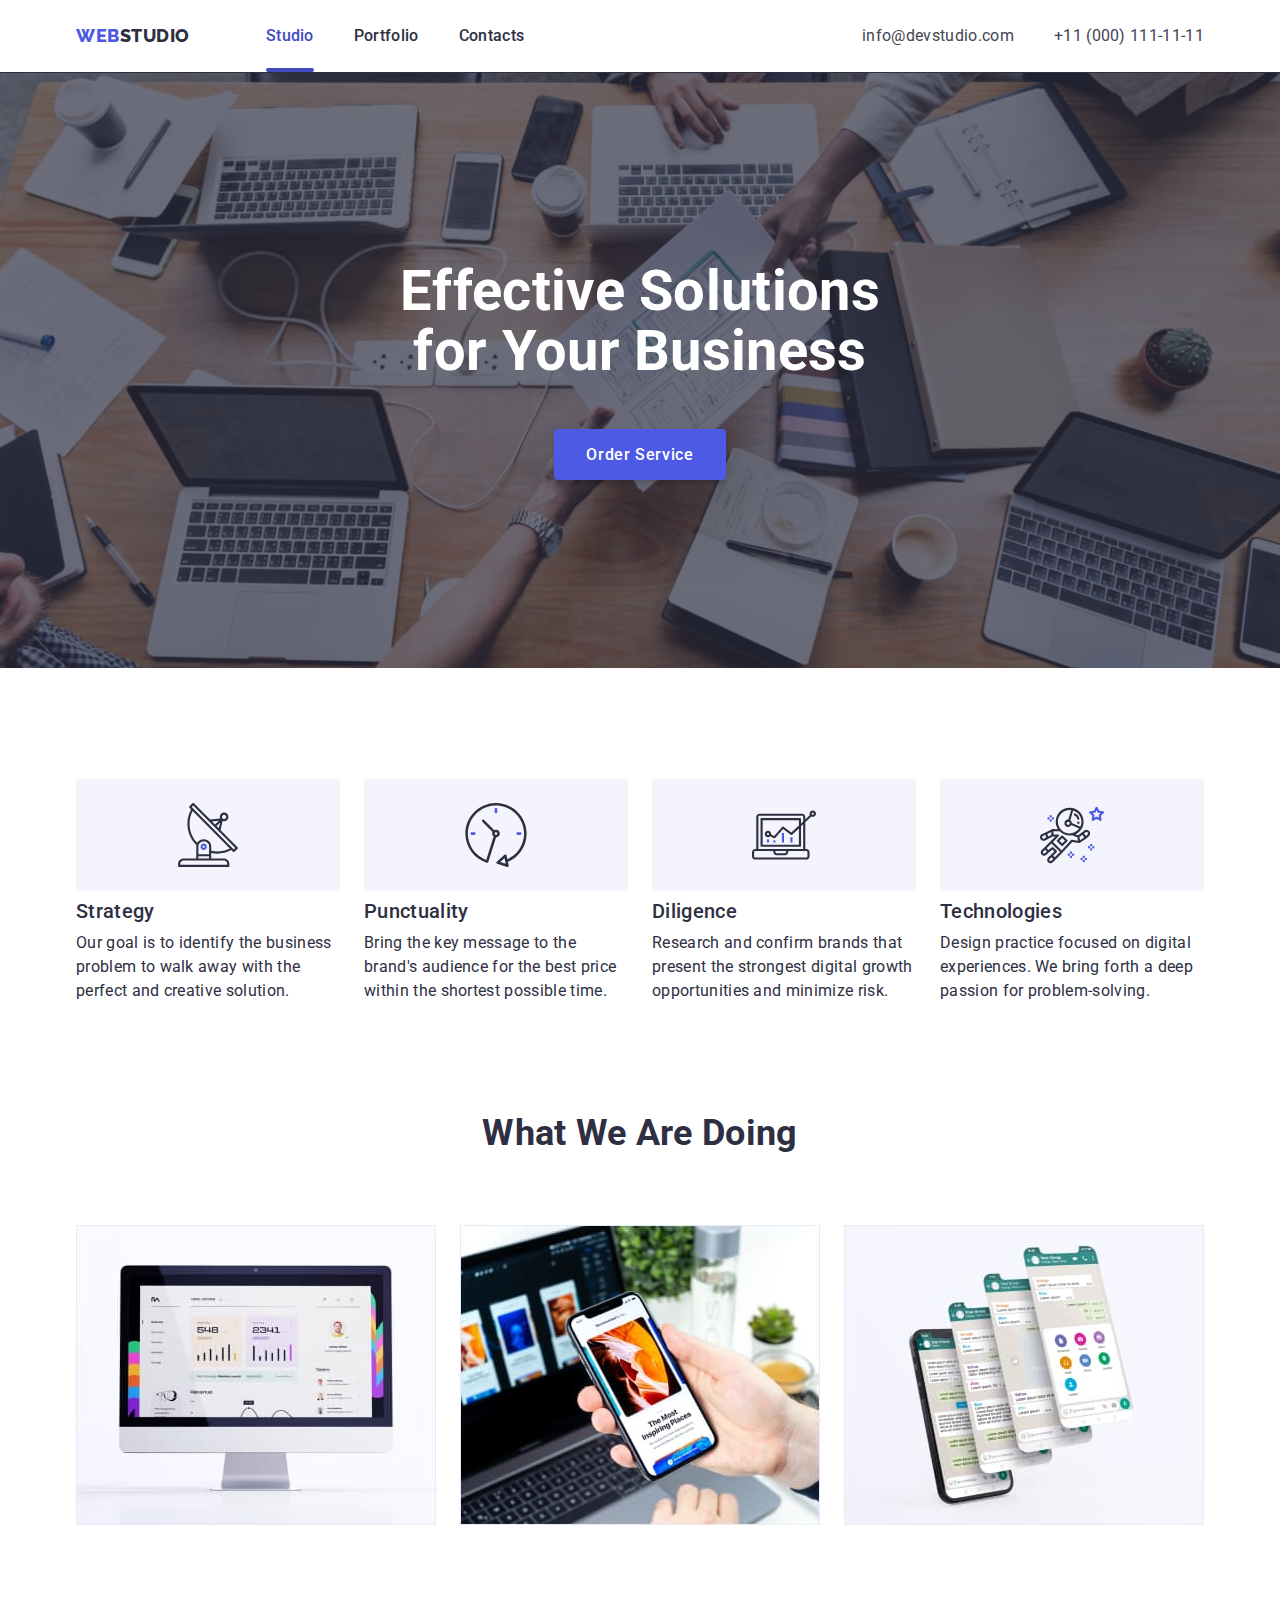
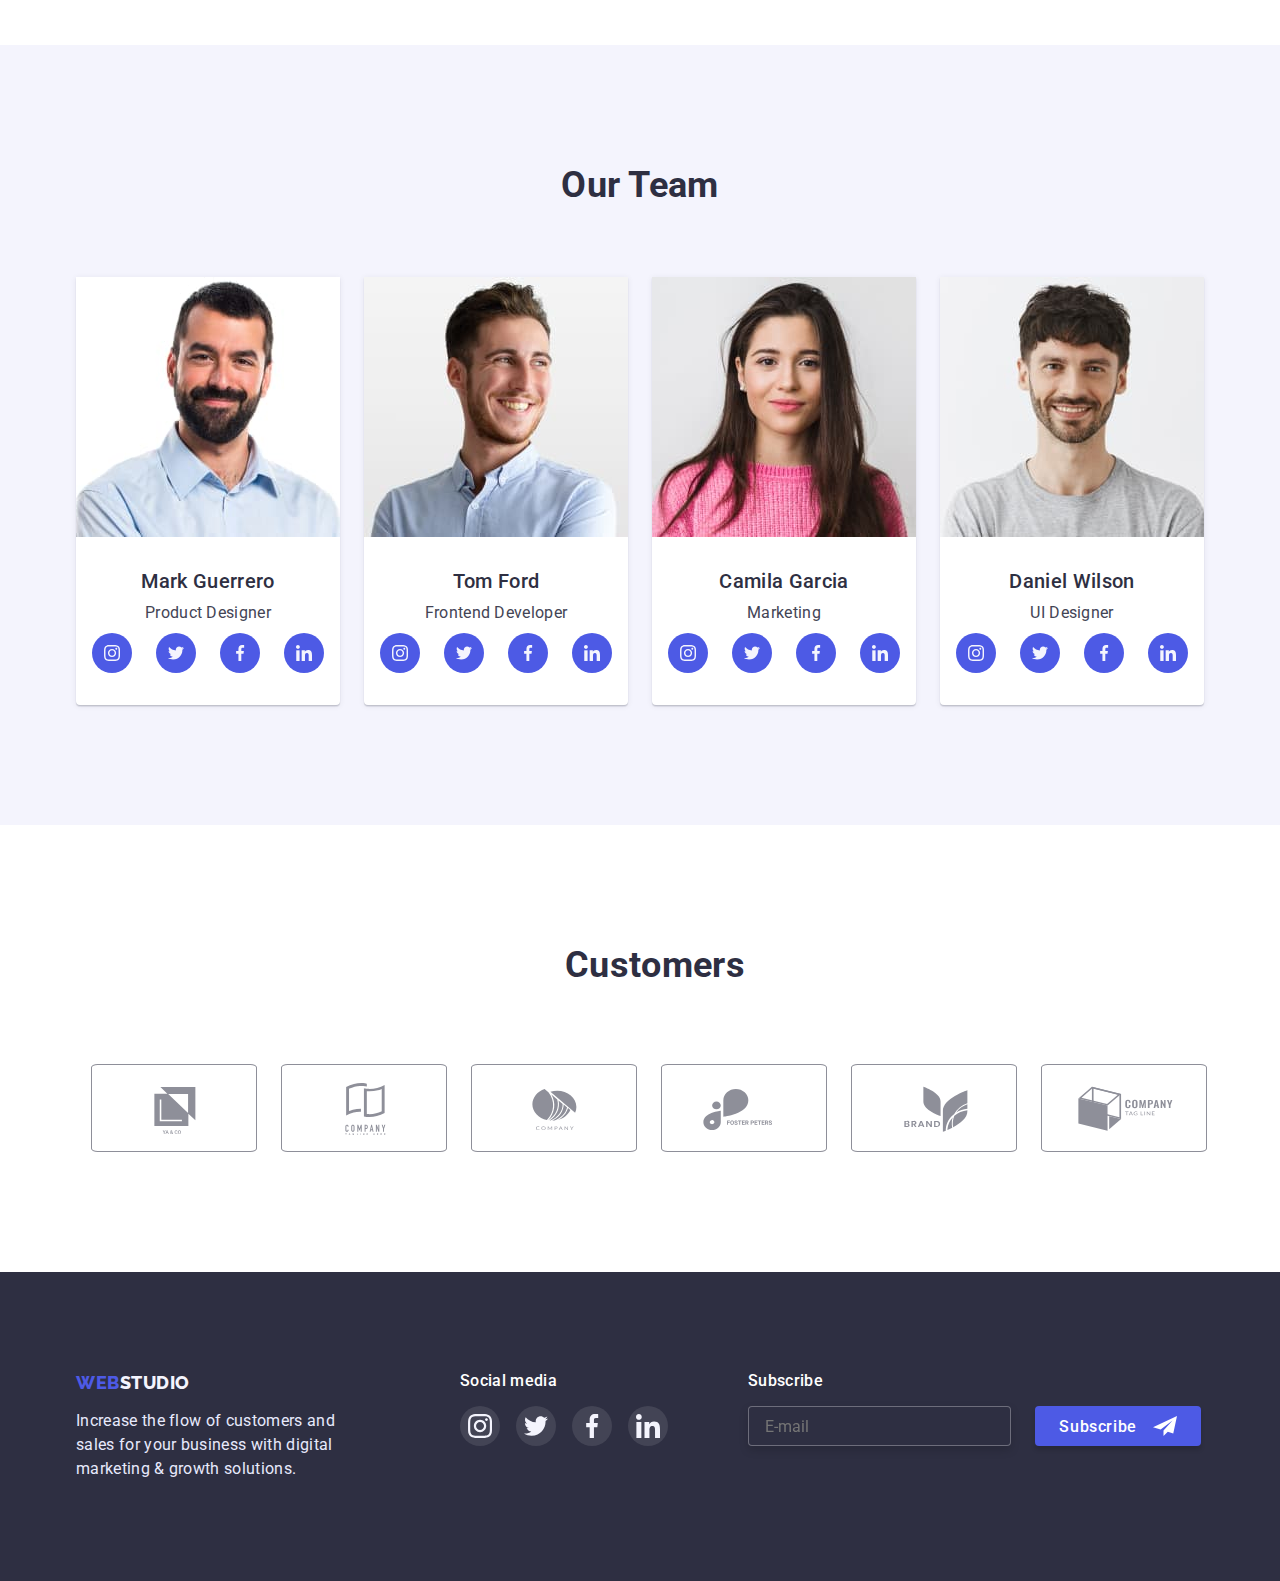
<file: index.html>
<!DOCTYPE html>
<html lang="en">
  <head>
    <title>WebStudio</title>

    <link rel="preconnect" href="https://fonts.googleapis.com" />
    <link rel="preconnect" href="https://fonts.gstatic.com" crossorigin />

    <link
      href="https://fonts.googleapis.com/css2?family=Raleway:wght@800&family=Roboto:wght@400;500;700;900&display=swap"
      rel="stylesheet"
    />
    <link
      href="https://cdn.jsdelivr.net/npm/modern-normalize@1.1.0/modern-normalize.min.css
      "
      rel="stylesheet"
    />

    <link rel="stylesheet" href="./css/styles.css" />
  </head>
  <body>
    <header class="header">
      <div class="container hdr-main">
        <nav class="header-nav hdr-main">
          <a class="header-logo link" href="./index.html"
            ><span class="header-logo-color link">Web</span>Studio</a
          >
          <ul class="header-list list hdr-main">
            <li class="header-item">
              <a class="header-link link current" href="./index.html">Studio</a>
            </li>
            <li class="header-item">
              <a class="header-link link" href="./portfolio.html">Portfolio</a>
            </li>
            <li class="header-item">
              <a class="header-link link" href="./contacts.html">Contacts</a>
            </li>
          </ul>
        </nav>
        <address class="adress">
          <ul class="adress-list list hdr-main">
            <li class="adress-item">
              <a class="adress-mail link" href="mailto:info@devstudio.com"
                >info@devstudio.com</a
              >
            </li>
            <li class="adress-item">
              <a class="adress-tel link" href="tel:+11(000)111-11-11"
                >+11 (000) 111-11-11</a
              >
            </li>
          </ul>
        </address>
      </div>
    </header>
    <main>
      <!-- Hero section -->

      <section class="hero">
        <div class="container">
          <h1 class="hero-title">Effective Solutions for Your Business</h1>
          <button type="button" class="hero-order" data-modal-open>
            Order Service
          </button>
        </div>
      </section>

      <!-- Our Features -->

      <section class="features">
        <div class="container">
          <h2 class="visually-hidden">Our Features</h2>
          <ul class="features-list list">
            <li class="features-item">
              <div class="features-icon-bg">
                <svg class="features-icon">
                  <use href="./images/icons.svg#icon-antenna"></use>
                </svg>
              </div>
              <h3 class="features-subtitle">Strategy</h3>
              <p class="features-text">
                Our goal is to identify the business problem to walk away with
                the perfect and creative solution.
              </p>
            </li>
            <li class="features-item">
              <div class="features-icon-bg">
                <svg class="features-icon">
                  <use href="./images/icons.svg#icon-clock"></use>
                </svg>
              </div>
              <h3 class="features-subtitle">Punctuality</h3>
              <p class="features-text">
                Bring the key message to the brand's audience for the best price
                within the shortest possible time.
              </p>
            </li>
            <li class="features-item">
              <div class="features-icon-bg">
                <svg class="features-icon">
                  <use href="./images/icons.svg#icon-diagram"></use>
                </svg>
              </div>

              <h3 class="features-subtitle">Diligence</h3>
              <p class="features-text">
                Research and confirm brands that present the strongest digital
                growth opportunities and minimize risk.
              </p>
            </li>
            <li class="features-item">
              <div class="features-icon-bg">
                <svg class="features-icon">
                  <use href="./images/icons.svg#icon-astronaut"></use>
                </svg>
              </div>
              <h3 class="features-subtitle">Technologies</h3>
              <p class="features-text">
                Design practice focused on digital experiences. We bring forth a
                deep passion for problem-solving.
              </p>
            </li>
          </ul>
        </div>
      </section>

      <!-- Our Activity -->

      <section class="activity">
        <div class="container">
          <h2 class="activity-title">What we are doing</h2>
          <ul class="activity-list list">
            <li class="activity-item">
              <img
                class="activity-img"
                src="./images/activity/computer.jpg"
                alt="computer"
                width="360"
                height="300"
              />
            </li>
            <li class="activity-item">
              <img
                class="activity-img"
                src="./images/activity/design.jpg"
                alt="design"
                width="360"
                height="300"
              />
            </li>
            <li class="activity-item">
              <img
                class="activity-img"
                src="./images/activity/apps.jpg"
                alt="apps"
                width="360"
                height="300"
              />
            </li>
          </ul>
        </div>
      </section>

      <!-- Our Team -->

      <section class="team">
        <div class="container">
          <h2 class="team-title">Our Team</h2>
          <ul class="team-list list">
            <li class="team-item">
              <img
                class="team-img"
                src="./images/team/product-designer.jpg"
                alt="Product Designer"
                width="264"
                height="260"
              />
              <div class="tm-txt">
                <h3 class="team-subtitle">Mark Guerrero</h3>
                <p class="team-text">Product Designer</p>
                <ul class="team-social-list">
                  <li class="team-social-item">
                    <a
                      class="team-social-link"
                      href="https://instagram.com"
                      rel="noopener noreferrer"
                      aria-label="Instagram link"
                    >
                      <svg class="team-social-icon">
                        <use href="./images/icons.svg#icon-instagram-2"></use>
                      </svg>
                    </a>
                  </li>
                  <li class="team-social-item">
                    <a
                      class="team-social-link"
                      href="https://twitter.com"
                      rel="noopener noreferrer"
                      aria-label="Twitter link"
                    >
                      <svg class="team-social-icon">
                        <use href="./images/icons.svg#icon-twitter-1"></use>
                      </svg>
                    </a>
                  </li>
                  <li class="team-social-item">
                    <a
                      class="team-social-link"
                      href="https://facebook.com"
                      rel="noopener noreferrer"
                      aria-label="Facebook link"
                    >
                      <svg class="team-social-icon">
                        <use href="./images/icons.svg#icon-facebook-1"></use>
                      </svg>
                    </a>
                  </li>
                  <li class="team-social-item">
                    <a
                      class="team-social-link"
                      href="https://linkedin.com"
                      rel="noopener noreferrer"
                      aria-label="Linkedin link"
                    >
                      <svg class="team-social-icon">
                        <use href="./images/icons.svg#icon-linkedin-1"></use>
                      </svg>
                    </a>
                  </li>
                </ul>
              </div>
            </li>
            <li class="team-item">
              <img
                class="team-img"
                src="./images/team/frontend-developer.jpg"
                alt="Frontend Developer"
                width="264"
                height="260"
              />
              <div class="tm-txt">
                <h3 class="team-subtitle">Tom Ford</h3>
                <p class="team-text">Frontend Developer</p>
                <ul class="team-social-list">
                  <li class="team-social-item">
                    <a
                      class="team-social-link"
                      href="https://instagram.com"
                      rel="noopener noreferrer"
                      aria-label="Instagram link"
                    >
                      <svg class="team-social-icon">
                        <use href="./images/icons.svg#icon-instagram-2"></use>
                      </svg>
                    </a>
                  </li>
                  <li class="team-social-item">
                    <a
                      class="team-social-link"
                      href="https://twitter.com"
                      rel="noopener noreferrer"
                      aria-label="Twitter link"
                    >
                      <svg class="team-social-icon">
                        <use href="./images/icons.svg#icon-twitter-1"></use>
                      </svg>
                    </a>
                  </li>
                  <li class="team-social-item">
                    <a
                      class="team-social-link"
                      href="https://facebook.com"
                      rel="noopener noreferrer"
                      aria-label="Facebook link"
                    >
                      <svg class="team-social-icon">
                        <use href="./images/icons.svg#icon-facebook-1"></use>
                      </svg>
                    </a>
                  </li>
                  <li class="team-social-item">
                    <a
                      class="team-social-link"
                      href="https://linkedin.com"
                      rel="noopener noreferrer"
                      aria-label="Linkedin link"
                    >
                      <svg class="team-social-icon">
                        <use href="./images/icons.svg#icon-linkedin-1"></use>
                      </svg>
                    </a>
                  </li>
                </ul>
              </div>
            </li>
            <li class="team-item">
              <img
                class="team-img"
                src="./images/team/marketing.jpg"
                alt="Marketing"
                width="264"
                height="260"
              />
              <div class="tm-txt">
                <h3 class="team-subtitle">Camila Garcia</h3>
                <p class="team-text">Marketing</p>
                <ul class="team-social-list">
                  <li class="team-social-item">
                    <a
                      class="team-social-link"
                      href="https://instagram.com"
                      rel="noopener noreferrer"
                      aria-label="Instagram link"
                    >
                      <svg class="team-social-icon">
                        <use href="./images/icons.svg#icon-instagram-2"></use>
                      </svg>
                    </a>
                  </li>
                  <li class="team-social-item">
                    <a
                      class="team-social-link"
                      href="https://twitter.com"
                      rel="noopener noreferrer"
                      aria-label="Twitter link"
                    >
                      <svg class="team-social-icon">
                        <use href="./images/icons.svg#icon-twitter-1"></use>
                      </svg>
                    </a>
                  </li>
                  <li class="team-social-item">
                    <a
                      class="team-social-link"
                      href="https://facebook.com"
                      rel="noopener noreferrer"
                      aria-label="Facebook link"
                    >
                      <svg class="team-social-icon">
                        <use href="./images/icons.svg#icon-facebook-1"></use>
                      </svg>
                    </a>
                  </li>
                  <li class="team-social-item">
                    <a
                      class="team-social-link"
                      href="https://linkedin.com"
                      rel="noopener noreferrer"
                      aria-label="Linkedin link"
                    >
                      <svg class="team-social-icon">
                        <use href="./images/icons.svg#icon-linkedin-1"></use>
                      </svg>
                    </a>
                  </li>
                </ul>
              </div>
            </li>
            <li class="team-item">
              <img
                class="team-img"
                src="./images/team/ui-designer.jpg"
                alt="UI Designer"
                width="264"
                height="260"
              />
              <div class="tm-txt">
                <h3 class="team-subtitle">Daniel Wilson</h3>
                <p class="team-text">UI Designer</p>
                <ul class="team-social-list">
                  <li class="team-social-item">
                    <a
                      class="team-social-link"
                      href="https://instagram.com"
                      rel="noopener noreferrer"
                      aria-label="Instagram link"
                    >
                      <svg class="team-social-icon">
                        <use href="./images/icons.svg#icon-instagram-2"></use>
                      </svg>
                    </a>
                  </li>
                  <li class="team-social-item">
                    <a
                      class="team-social-link"
                      href="https://twitter.com"
                      rel="noopener noreferrer"
                      aria-label="Twitter link"
                    >
                      <svg class="team-social-icon">
                        <use href="./images/icons.svg#icon-twitter-1"></use>
                      </svg>
                    </a>
                  </li>
                  <li class="team-social-item">
                    <a
                      class="team-social-link"
                      href="https://facebook.com"
                      rel="noopener noreferrer"
                      aria-label="Facebook link"
                    >
                      <svg class="team-social-icon">
                        <use href="./images/icons.svg#icon-facebook-1"></use>
                      </svg>
                    </a>
                  </li>
                  <li class="team-social-item">
                    <a
                      class="team-social-link"
                      href="https://linkedin.com"
                      rel="noopener noreferrer"
                      aria-label="Linkedin link"
                    >
                      <svg class="team-social-icon">
                        <use href="./images/icons.svg#icon-linkedin-1"></use>
                      </svg>
                    </a>
                  </li>
                </ul>
              </div>
            </li>
          </ul>
        </div>
      </section>
      <section class="customers">
        <div class="customers-conteiner container">
          <h2 class="customers-title">Customers</h2>
          <ul class="customers-list">
            <li class="customers-team">
              <a
                class="customers-link"
                href="#"
                rel="noopener noreferrer"
                aria-label="Company-1 link"
              >
                <svg class="customers-icon">
                  <use href="./images/icons.svg#icon-comp-1"></use>
                </svg>
              </a>
            </li>
            <li class="customers-team">
              <a
                class="customers-link"
                href="#"
                rel="noopener noreferrer"
                aria-label="Company-2 link"
              >
                <svg class="customers-icon">
                  <use href="./images/icons.svg#icon-comp-2"></use>
                </svg>
              </a>
            </li>
            <li class="customers-team">
              <a
                class="customers-link"
                href="#"
                rel="noopener noreferrer"
                aria-label="Company-3 link"
              >
                <svg class="customers-icon">
                  <use href="./images/icons.svg#icon-comp-3"></use>
                </svg>
              </a>
            </li>
            <li class="customers-team">
              <a
                class="customers-link"
                href="#"
                rel="noopener noreferrer"
                aria-label="Company- link"
              >
                <svg class="customers-icon">
                  <use href="./images/icons.svg#icon-comp-4"></use>
                </svg>
              </a>
            </li>
            <li class="customers-team">
              <a
                class="customers-link"
                href="#"
                rel="noopener noreferrer"
                aria-label="Company-5 link"
              >
                <svg class="customers-icon">
                  <use href="./images/icons.svg#icon-comp-5"></use>
                </svg>
              </a>
            </li>
            <li class="customers-team">
              <a
                class="customers-link"
                href="#"
                rel="noopener noreferrer"
                aria-label="Company-6 link"
              >
                <svg class="customers-icon">
                  <use href="./images/icons.svg#icon-comp-6"></use>
                </svg>
              </a>
            </li>
          </ul>
        </div>
      </section>
    </main>

    <!-- Footer -->

    <footer class="footer">
      <div class="footer-conteiner container">
        <div class="footer-left-side">
          <a href="./index.html" class="footer-logo link"
            ><span class="footer-logo-color">Web</span>Studio</a
          >
          <p class="footer-text">
            Increase the flow of customers and sales for your business with
            digital marketing & growth solutions.
          </p>
        </div>
        <div class="footer-right-side">
          <p class="soc-media">Social media</p>
          <ul class="social-list">
            <li class="social-item">
              <a
                class="social-link"
                href="https://instagram.com"
                rel="noopener noreferrer"
                aria-label="Instagram link"
              >
                <svg class="soc-links" widht="24px" height="24px">
                  <use href="./images/icons.svg#icon-instagram-2"></use>
                </svg>
              </a>
            </li>
            <li class="social-item">
              <a
                class="social-link"
                href="https://twitter.com"
                rel="noopener noreferrer"
                aria-label="Twitter link"
              >
                <svg class="soc-links" widht="24px" height="24px">
                  <use href="./images/icons.svg#icon-twitter-1"></use>
                </svg>
              </a>
            </li>
            <li class="social-item">
              <a
                class="social-link"
                href="https://facebook.com"
                rel="noopener noreferrer"
                aria-label="Facebook link"
              >
                <svg class="soc-links" widht="24px" height="24px">
                  <use href="./images/icons.svg#icon-facebook-1"></use>
                </svg>
              </a>
            </li>
            <li class="social-item">
              <a
                class="social-link"
                href="https://linkedin.com"
                rel="noopener noreferrer"
                aria-label="Linkedin link"
              >
                <svg class="soc-links" widht="24px" height="24px">
                  <use href="./images/icons.svg#icon-linkedin-1"></use>
                </svg>
              </a>
            </li>
          </ul>
        </div>
        <form class="footer-subscribe-form">
          <label class="footer-modal-title" for="user_email"> Subscribe</label>
          <div class="footer-modal-desc">
            <input
              class="footer-modal-item"
              type="email"
              name="user_email"
              id="user_email"
              placeholder="E-mail"
              required
            />
            <button class="footer-modal-button hero-order" type="submit">
              Subscribe
              <svg class="footer-modal-icon" width="24px" height="24px">
                <use href="./images/icons.svg#icon-telegram"></use>
              </svg>
            </button>
          </div>
        </form>
      </div>
    </footer>

    <!-- Modal window -->
    <div class="backdrop is-hidden" data-modal>
      <div class="modal">
        <button class="modal-btn" type="button" data-modal-close>
          <svg class="modal-icon" width="8px" height="8px">
            <use href="./images/icons.svg#icon-close-black"></use>
          </svg>
        </button>
        <strong class="modal-title"
          >Leave your contacts and we will call you back
        </strong>
        <form class="modal-form" name="modal_form">
          <label class="modal-form-list" for="user_name">Name</label>
          <div class="modal-form-group">
            <input
              class="modal-form-item"
              type="text"
              name="user_name"
              id="user_name"
              required
              autofocus
            />
            <svg class="modal-form-icon" widht="18px" height="18px">
              <use href="./images/icons.svg#icon-name"></use>
            </svg>
          </div>

          <label class="modal-form-list" for="user_phone">Phone</label>
          <div class="modal-form-group">
            <input
              class="modal-form-item"
              type="tel"
              name="user_phone"
              id="user_phone"
              required
            />
            <svg class="modal-form-icon" widht="13px" height="13px">
              <use href="./images/icons.svg#icon-phone"></use>
            </svg>
          </div>

          <label class="modal-form-list" for="user_email">Email</label>
          <div class="modal-form-group">
            <input
              class="modal-form-item"
              type="email"
              name="user_email"
              id="user_email"
              required
            />
            <svg class="modal-form-icon" widht="15px" height="12px">
              <use href="./images/icons.svg#icon-email"></use>
            </svg>
          </div>

          <label class="modal-form-list">Comment</label>
          <textarea
            class="modal-form-comment"
            name="user_comment"
            id="user_comment"
            rows="6"
            placeholder="Text input"
          ></textarea>

          <label class="modal-form-agreement">
            <input
              class="modal-form-checkbox"
              type="checkbox"
              name="user_agreement"
              id="user_agreement"
              required
              data-modal-checkbox
            />
            <svg class="modal-checkbox-icon">
              <use
                class="checkbox-frame"
                href="./images/icons.svg#icon-checkbox-frame"
              ></use>
              <use
                class="checkbox-check"
                href="./images/icons.svg#icon-checkbox-check"
              ></use>
            </svg>
            <span class="modal-form-desc">
              I accept the terms and conditions of the
              <a class="modal-form-link" href="#" target="_blank"
                >Privacy Policy</a
              >
            </span>
          </label>
          <button
            class="modal-form-btn hero-order"
            type="submit"
            disabled
            data-modal-submit
          >
            Send
          </button>
        </form>
      </div>
    </div>

    <script src="./js/modal.js"></script>
  </body>
</html>
</file>
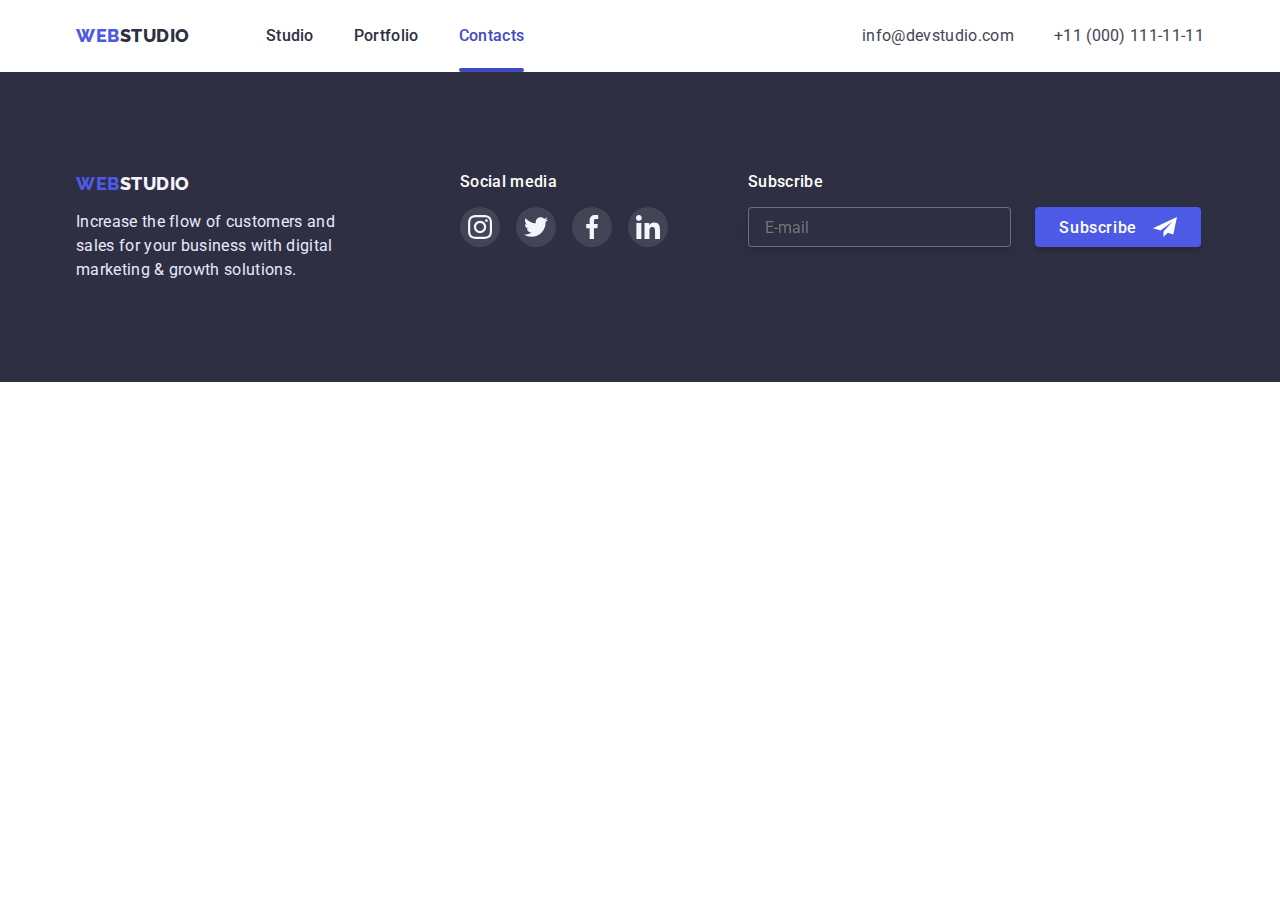
<file: contacts.html>
<!DOCTYPE html>
<html lang="en">
  <head>
    <meta charset="UTF-8" />
    <meta http-equiv="X-UA-Compatible" content="IE=edge" />
    <meta name="viewport" content="width=device-width, initial-scale=1.0" />

    <link rel="preconnect" href="https://fonts.googleapis.com" />
    <link rel="preconnect" href="https://fonts.gstatic.com" crossorigin />
    <link
      href="https://fonts.googleapis.com/css2?family=Raleway:wght@800&family=Roboto:wght@400;500;700;900&display=swap"
      rel="stylesheet"
    />

    <title>Contacts</title>

    <link href="
      https://cdn.jsdelivr.net/npm/modern-normalize@1.1.0/modern-normalize.min.css
      " rel="stylesheet"/>

    <link rel="stylesheet" href="./css/styles.css" />
  </head>

  
  <header class="header">
    <div class="container hdr-main">
      <nav class="header-nav hdr-main">
        <a class="header-logo link" href="./index.html"
          ><span class="header-logo-color link">Web</span>Studio</a
        >
        <ul class="header-list list hdr-main">
          <li class="header-item">
            <a class="header-link link " href="./index.html">Studio</a>
          </li>
          <li class="header-item">
            <a class="header-link  link" href="./portfolio.html"
              >Portfolio</a
            >
          </li>
          <li class="header-item">
            <a class="header-link  link current" href="./contacts.html"
              >Contacts</a
            >
          </li>
        </ul>
      </nav>
      <address class="adress">
        <ul class="adress-list list hdr-main">
          <li class="adress-item">
            <a class="adress-mail link" href="mailto:info@devstudio.com"
              >info@devstudio.com</a
            >
          </li>
          <li class="adress-item">
            <a class="adress-tel link" href="tel:+11(000)111-11-11"
              >+11 (000) 111-11-11</a
            >
          </li>
        </ul>
      </address>
    </div>
  </header>
  <main>
    <main></main>
    <footer class="footer">
      <div class="footer-conteiner container">
        <div class="footer-left-side">
          <a href="./index.html" class="footer-logo link"
            ><span class="footer-logo-color">Web</span>Studio</a
          >
          <p class="footer-text">
            Increase the flow of customers and sales for your business with
            digital marketing & growth solutions.
          </p>
        </div>
        <div class="footer-right-side">
          <p class="soc-media">Social media</p>
          <ul class="social-list">
            <li class="social-item">
              <a
                class="social-link"
                href="https://instagram.com"
                rel="noopener noreferrer"
                aria-label="Instagram link"
              >
                <svg class="soc-links" widht="24px" height="24px">
                  <use href="./images/icons.svg#icon-instagram-2"></use>
                </svg>
              </a>
            </li>
            <li class="social-item">
              <a
                class="social-link"
                href="https://twitter.com"
                rel="noopener noreferrer"
                aria-label="Twitter link"
              >
                <svg class="soc-links" widht="24px" height="24px">
                  <use href="./images/icons.svg#icon-twitter-1"></use>
                </svg>
              </a>
            </li>
            <li class="social-item">
              <a
                class="social-link"
                href="https://facebook.com"
                rel="noopener noreferrer"
                aria-label="Facebook link"
              >
                <svg class="soc-links" widht="24px" height="24px">
                  <use href="./images/icons.svg#icon-facebook-1"></use>
                </svg>
              </a>
            </li>
            <li class="social-item">
              <a
                class="social-link"
                href="https://linkedin.com"
                rel="noopener noreferrer"
                aria-label="Linkedin link"
              >
                <svg class="soc-links" widht="24px" height="24px">
                  <use href="./images/icons.svg#icon-linkedin-1"></use>
                </svg>
              </a>
            </li>
          </ul>
        </div>
        <form class="footer-subscribe-form">
          <label class="footer-modal-title" for="user_email"> Subscribe</label>
          <div class="footer-modal-desc">
            <input
              class="footer-modal-item"
              type="email"
              name="user_email"
              id="user_email"
              placeholder="E-mail"
              required
            />
            <button class="footer-modal-button hero-order" type="submit">
              Subscribe
              <svg class="footer-modal-icon" width="24px" height="24px">
                <use href="./images/icons.svg#icon-telegram"></use>
              </svg>
            </button>
          </div>
        </form>
        </div>
      </div>
    </footer>
  </body>
</html>
</file>
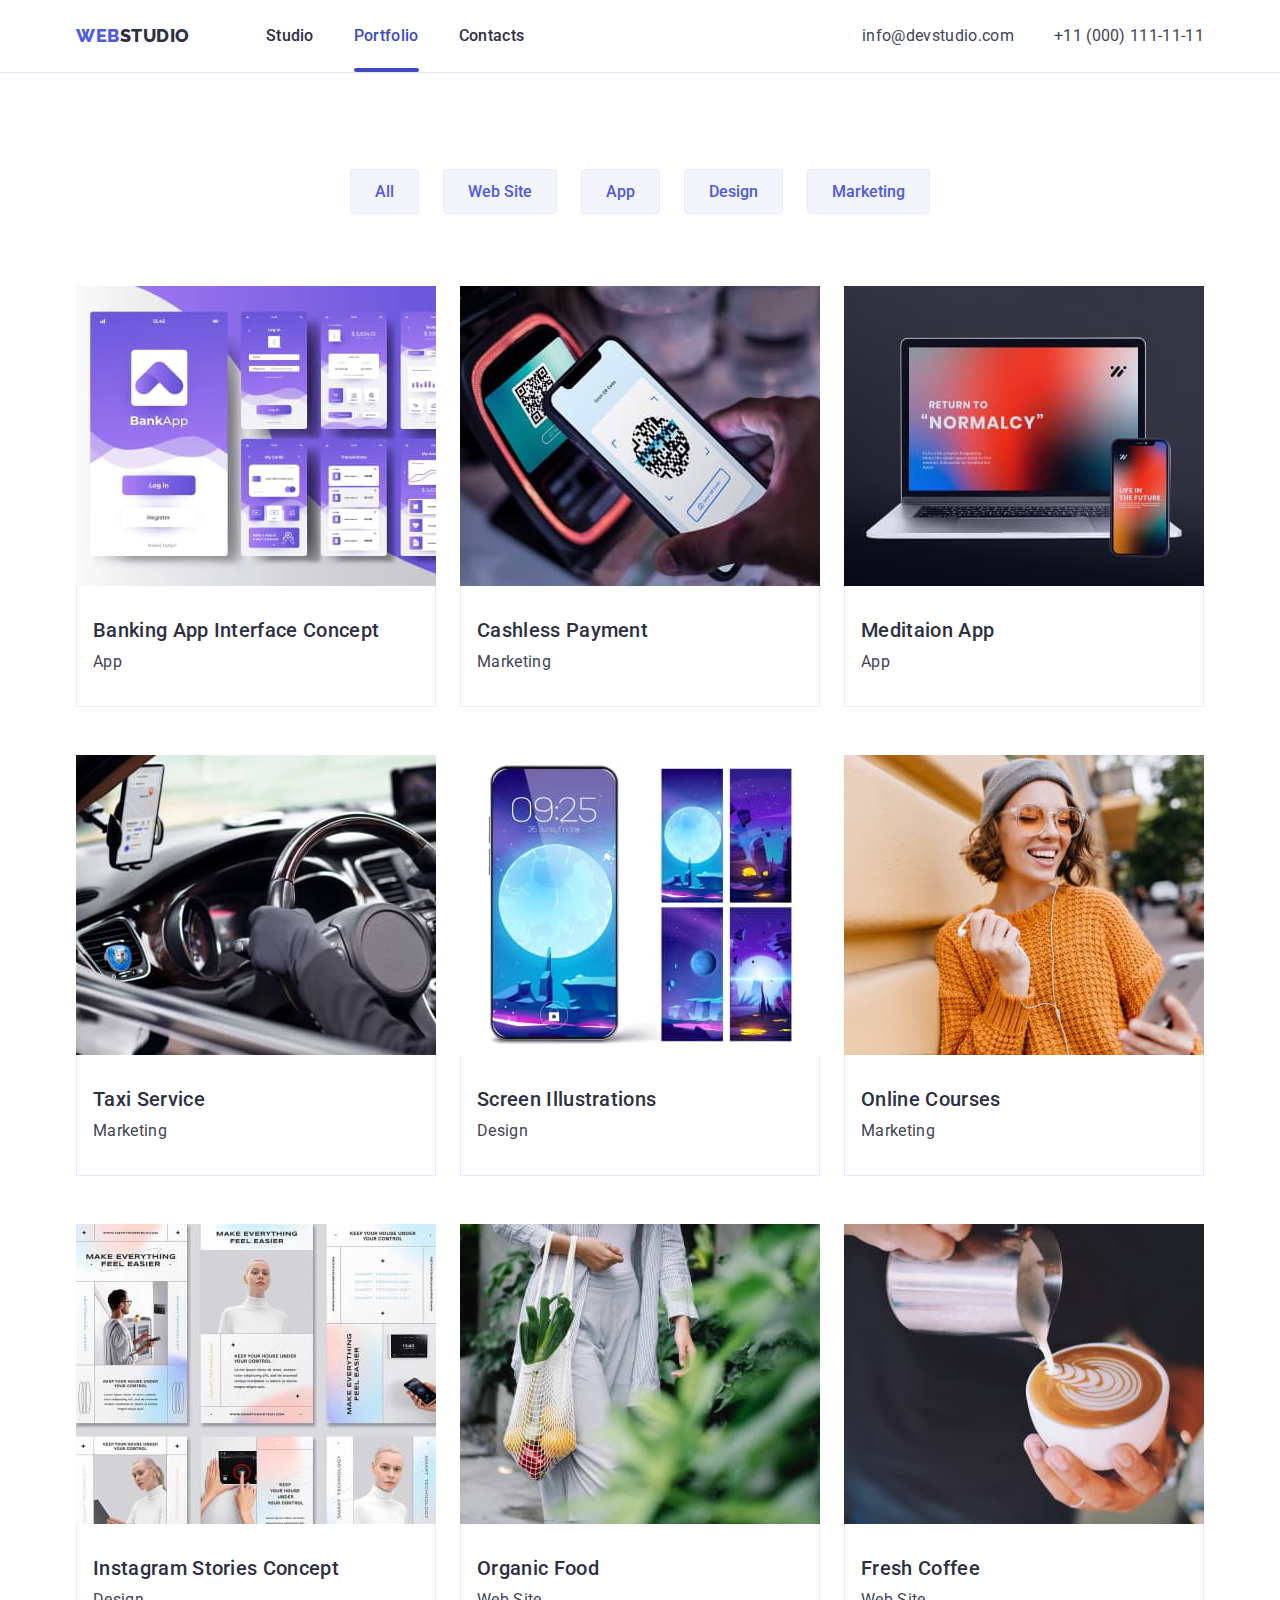
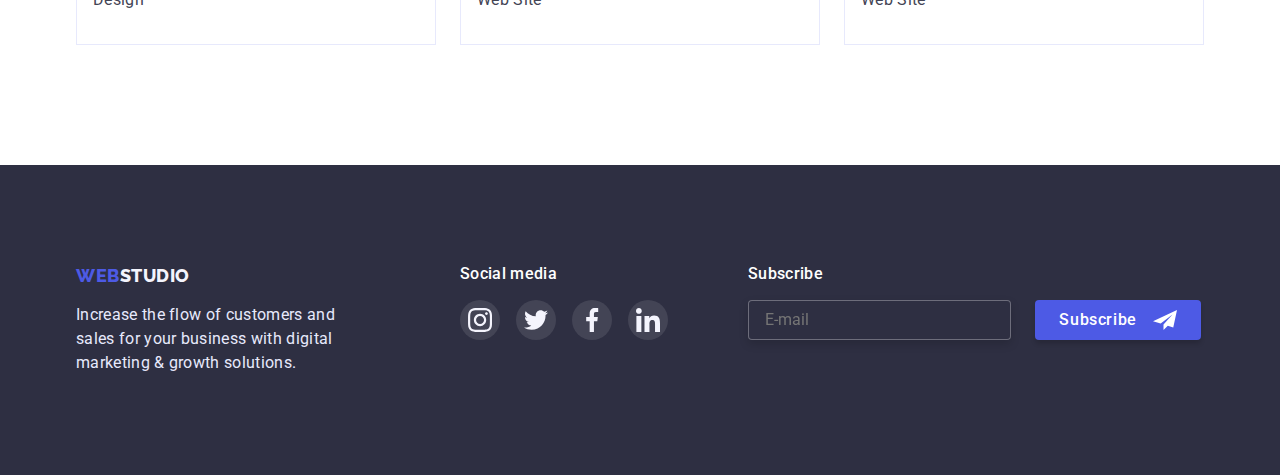
<file: portfolio.html>
<!DOCTYPE html>
<html lang="en">
  <head>
    <meta charset="UTF-8" />
    <meta http-equiv="X-UA-Compatible" content="IE=edge" />
    <meta name="viewport" content="width=device-width, initial-scale=1.0" />
    <title>Portfolio</title>

    <link rel="preconnect" href="https://fonts.googleapis.com" />
    <link rel="preconnect" href="https://fonts.gstatic.com" crossorigin />

    <link
      href="https://fonts.googleapis.com/css2?family=Raleway:wght@800&family=Roboto:wght@400;500;700;900&display=swap"
      rel="stylesheet"
    />
    <link
      href="
      https://cdn.jsdelivr.net/npm/modern-normalize@1.1.0/modern-normalize.min.css
      "
      rel="stylesheet"
    />
    <link rel="stylesheet" href="./css/styles.css" />
  </head>

  <!-- Header -->

  <body>
    <header class="header prf-header">
      <div class="container hdr-main">
        <nav class="header-nav hdr-main">
          <a class="header-logo link" href="./index.html"
            ><span class="header-logo-color">Web</span>Studio</a
          >
          <ul class="header-list list hdr-main">
            <li class="header-item">
              <a class="header-link link" href="./index.html">Studio</a>
            </li>
            <li class="header-item">
              <a class="header-link current link" href="./portfolio.html"
                >Portfolio</a
              >
            </li>
            <li class="header-item">
              <a class="header-link link" href="./contacts.html">Contacts</a>
            </li>
          </ul>
        </nav>
        <address class="adress">
          <ul class="adress-list list hdr-main">
            <li class="adress-item">
              <a class="adress-mail link" href="mailto:info@devstudio.com"
                >info@devstudio.com</a
              >
            </li>
            <li class="adress-item">
              <a class="adress-tel link adress-pdg" href="tel:+11(000)111-11-11"
                >+11 (000) 111-11-11</a
              >
            </li>
          </ul>
        </address>
      </div>
    </header>

    <!-- button   -->

    <main>
      <section class="portfolio">
        <div class="container">
          <h1 class="visually-hidden">Portfolio</h1>
          <ul class="button-list list">
            <li class="button-item">
              <button type="button" class="button-btn">All</button>
            </li>
            <li class="button-item">
              <button type="button" class="button-btn">Web Site</button>
            </li>
            <li class="button-item">
              <button type="button" class="button-btn">App</button>
            </li>
            <li class="button-item">
              <button type="button" class="button-btn">Design</button>
            </li>
            <li class="button-item">
              <button type="button" class="button-btn">Marketing</button>
            </li>
          </ul>
          <!-- Portfolio -->

          <ul class="portfolio-list list">
            <li class="portfolio-item">
              <a class="portfolio-link" href="#">
                <div class="portfolio-list-wrapper">
                  <img
                    class="portfolio-img"
                    src="./images/portfolio/banking-app.jpg"
                    alt="Banking App"
                    width="360"
                    height="300"
                  />
                  <p class="overlay">
                    14 Stylish and User-Friendly App Design Concepts · Task
                    Manager App · Calorie Tracker App · Exotic Fruit Ecommerce
                    App · Cloud Storage App
                  </p>
                </div>
                <div class="txt-border">
                  <h2 class="portfolio-title">Banking App Interface Concept</h2>
                  <p class="portfolio-text">App</p>
                </div>
              </a>
            </li>
            <li class="portfolio-item">
              <a class="portfolio-link" href="#">
                <div class="portfolio-list-wrapper">
                  <img
                    class="portfolio-img"
                    src="./images/portfolio/cashless-pay.jpg"
                    alt="Cashless Payment"
                    width="360"
                    height="300"
                  />
                  <p class="overlay">
                    14 Stylish and User-Friendly App Design Concepts · Task
                    Manager App · Calorie Tracker App · Exotic Fruit Ecommerce
                    App · Cloud Storage App
                  </p>
                </div>
                <div class="txt-border">
                  <h2 class="portfolio-title">Cashless Payment</h2>
                  <p class="portfolio-text">Marketing</p>
                </div>
              </a>
            </li>
            <li class="portfolio-item">
              <a class="portfolio-link" href="#">
                <div class="portfolio-list-wrapper">
                  <img
                    class="portfolio-img"
                    src="./images/portfolio/meditaion-app.jpg"
                    alt="Meditaion App"
                    width="360"
                    height="300"
                  />
                  <p class="overlay">
                    14 Stylish and User-Friendly App Design Concepts · Task
                    Manager App · Calorie Tracker App · Exotic Fruit Ecommerce
                    App · Cloud Storage App
                  </p>
                </div>
                <div class="txt-border">
                  <h2 class="portfolio-title">Meditaion App</h2>
                  <p class="portfolio-text">App</p>
                </div>
              </a>
            </li>
            <li class="portfolio-item">
              <a class="portfolio-link" href="#">
                <div class="portfolio-list-wrapper">
                  <img
                    class="portfolio-img"
                    src="./images/portfolio/taxi-service.jpg"
                    alt="Taxi Service"
                    width="360"
                    height="300"
                  />
                  <p class="overlay">
                    14 Stylish and User-Friendly App Design Concepts · Task
                    Manager App · Calorie Tracker App · Exotic Fruit Ecommerce
                    App · Cloud Storage App
                  </p>
                </div>
                <div class="txt-border">
                  <h2 class="portfolio-title">Taxi Service</h2>
                  <p class="portfolio-text">Marketing</p>
                </div>
              </a>
            </li>
            <li class="portfolio-item">
              <a class="portfolio-link" href="#">
                <div class="portfolio-list-wrapper">
                  <img
                    class="portfolio-img"
                    src="./images/portfolio/screen-illustrations.jpg"
                    alt="Screen Illustrations"
                    width="360"
                    height="300"
                  />
                  <p class="overlay">
                    14 Stylish and User-Friendly App Design Concepts · Task
                    Manager App · Calorie Tracker App · Exotic Fruit Ecommerce
                    App · Cloud Storage App
                  </p>
                </div>
                <div class="txt-border">
                  <h2 class="portfolio-title">Screen Illustrations</h2>
                  <p class="portfolio-text">Design</p>
                </div>
              </a>
            </li>
            <li class="portfolio-item">
              <a class="portfolio-link" href="#">
                <div class="portfolio-list-wrapper">
                  <img
                    class="portfolio-img"
                    src="./images/portfolio/online-courses.jpg"
                    alt="Online Courses"
                    width="360"
                    height="300"
                  />
                  <p class="overlay">
                    14 Stylish and User-Friendly App Design Concepts · Task
                    Manager App · Calorie Tracker App · Exotic Fruit Ecommerce
                    App · Cloud Storage App
                  </p>
                </div>
                <div class="txt-border">
                  <h2 class="portfolio-title">Online Courses</h2>
                  <p class="portfolio-text">Marketing</p>
                </div>
              </a>
            </li>
            <li class="portfolio-item">
              <a class="portfolio-link" href="#">
                <div class="portfolio-list-wrapper">
                  <img
                    class="portfolio-img"
                    src="./images/portfolio/instagram-stories-concept.jpg"
                    alt="Instagram Stories Concept"
                    width="360"
                    height="300"
                  />
                  <p class="overlay">
                    14 Stylish and User-Friendly App Design Concepts · Task
                    Manager App · Calorie Tracker App · Exotic Fruit Ecommerce
                    App · Cloud Storage App
                  </p>
                </div>
                <div class="txt-border">
                  <h2 class="portfolio-title">Instagram Stories Concept</h2>
                  <p class="portfolio-text">Design</p>
                </div>
              </a>
            </li>
            <li class="portfolio-item">
              <a class="portfolio-link" href="#">
                <div class="portfolio-list-wrapper">
                  <img
                    class="portfolio-img"
                    src="./images/portfolio/organic-food.jpg"
                    alt="Organic Food"
                    width="360"
                    height="300"
                  />
                  <p class="overlay">
                    14 Stylish and User-Friendly App Design Concepts · Task
                    Manager App · Calorie Tracker App · Exotic Fruit Ecommerce
                    App · Cloud Storage App
                  </p>
                </div>
                <div class="txt-border">
                  <h2 class="portfolio-title">Organic Food</h2>
                  <p class="portfolio-text">Web Site</p>
                </div>
              </a>
            </li>
            <li class="portfolio-item">
              <a href="#" class="portfolio-link">
                <div class="portfolio-list-wrapper">
                  <img
                    class="portfolio-img"
                    src="./images/portfolio/fresh-coffee.jpg"
                    alt="Coffee"
                    width="360"
                    height="300"
                  />
                  <p class="overlay">
                    14 Stylish and User-Friendly App Design Concepts · Task
                    Manager App · Calorie Tracker App · Exotic Fruit Ecommerce
                    App · Cloud Storage App
                  </p>
                </div>
                <div class="txt-border">
                  <h2 class="portfolio-title">Fresh Coffee</h2>
                  <p class="portfolio-text">Web Site</p>
                </div>
              </a>
            </li>
          </ul>
        </div>
      </section>
    </main>

    <!-- Footer -->

    <footer class="footer">
      <div class="footer-conteiner container">
        <div class="footer-left-side">
          <a href="./index.html" class="footer-logo link"
            ><span class="footer-logo-color">Web</span>Studio</a
          >
          <p class="footer-text">
            Increase the flow of customers and sales for your business with
            digital marketing & growth solutions.
          </p>
        </div>
        <div class="footer-right-side">
          <p class="soc-media">Social media</p>
          <ul class="social-list">
            <li class="social-item">
              <a
                class="social-link"
                href="https://instagram.com"
                rel="noopener noreferrer"
                aria-label="Instagram link"
              >
                <svg class="soc-links" widht="24px" height="24px">
                  <use href="./images/icons.svg#icon-instagram-2"></use>
                </svg>
              </a>
            </li>
            <li class="social-item">
              <a
                class="social-link"
                href="https://twitter.com"
                rel="noopener noreferrer"
                aria-label="Twitter link"
              >
                <svg class="soc-links" widht="24px" height="24px">
                  <use href="./images/icons.svg#icon-twitter-1"></use>
                </svg>
              </a>
            </li>
            <li class="social-item">
              <a
                class="social-link"
                href="https://facebook.com"
                rel="noopener noreferrer"
                aria-label="Facebook link"
              >
                <svg class="soc-links" widht="24px" height="24px">
                  <use href="./images/icons.svg#icon-facebook-1"></use>
                </svg>
              </a>
            </li>
            <li class="social-item">
              <a
                class="social-link"
                href="https://linkedin.com"
                rel="noopener noreferrer"
                aria-label="Linkedin link"
              >
                <svg class="soc-links" widht="24px" height="24px">
                  <use href="./images/icons.svg#icon-linkedin-1"></use>
                </svg>
              </a>
            </li>
          </ul>
        </div>
        <form class="footer-subscribe-form">
          <label class="footer-modal-title" for="user_email"> Subscribe</label>
          <div class="footer-modal-desc">
            <input
              class="footer-modal-item"
              type="email"
              name="user_email"
              id="user_email"
              placeholder="E-mail"
              required
            />
            <button class="footer-modal-button hero-order" type="submit">
              Subscribe
              <svg class="footer-modal-icon" width="24px" height="24px">
                <use href="./images/icons.svg#icon-telegram"></use>
              </svg>
            </button>
          </div>
        </form>
        </div>
      </div>
    </footer>
  </body>
</html>
</file>
<file: css/styles.css>
/* Header */
:root {
  /* Fonts */
  --secondary-fonts: 'Raleway';

  /* Colors */
  --dark: #2e2f42;
  --bgd-w: #ffffff;
  --primary-brand: #4d5ae5;
  --pressed-state: #404bbf;
  --dark: #2e2f42;
  --success: #31d0aa;
  --text: #434455;
  --subtle-text: #8e8f99;
  --accent: #e7e9fc;
  --light: #f4f4fd;
  --modal-overlay: rgba(46, 47, 66, 0.4);
  --hero-bgd-d: #2e2f42;

  /* header logo  */
  --h-lg-wght: 800;
  --h-lg-sz: 18px;

  /* header 2 */
  --h-sc-sz: 36px;
  --h-sc-hght: calc(40 / 36);
  --h-algn: center;
  --h-transf: capitalize;

  /* header 3 */
  --h-trd-wght: 500;
  --h-trd-sz: 20px;
  --h-trd-hght: calc(24 / 20);
  --let-sps-thr: 0.03em;
  --ln-hght-m: calc(24 / 16);
  /* Transition */
  --trns-hover: 250ms cubic-bezier(0.4, 0, 0.2, 1);
  --trns-overlay: 400ms linear;
}

body {
  color: var(--dark);
  background-color: var(--bgd-w);
  font-family: 'Roboto', sans-serif;
  letter-spacing: 0.02em;
}
.container {
  width: 1158px;
  padding: 0 15px;
  margin: 0 auto;
}

h1,
h2,
h3,
h4,
h5,
h6,
p,
ul {
  margin: 0;
}
.link {
  text-decoration: none;
}
.list {
  list-style: none;
  margin: 0;
  padding: 0;
}
img {
  display: block;
  max-width: 100%;
  height: auto;
}

.header {
  max-width: 1440px;
  margin-left: auto;
  margin-right: auto;
  border-bottom: 1px solid;
}
.prf-header {
  border-bottom: 1px solid var(--accent);
}
.hdr-main {
  display: flex;
  align-items: center;
}
.header-nav {
  margin-right: auto;
}
.header-logo {
  font-family: var(--secondary-fonts);
  font-weight: var(--h-lg-wght);
  font-size: var(--h-lg-sz);
  line-height: calc(24 / 18);
  letter-spacing: var(--let-sps-thr);
  text-transform: uppercase;
  color: var(--hero-bgd-d);
  margin-right: 76px;
}
.header-logo-color {
  color: var(--primary-brand);
}
.header-list {
}
.header-item {
  position: relative;
  margin-right: 40px;
}
.header-item:last-child {
  margin-right: 0;
}
.header-link {
  font-weight: var(--h-trd-wght);
  line-height: var(--ln-hght-m);
  padding: 24px 0;
  display: block;
  color: var(--hero-bgd-d);
  transition: color var(--trns-hover);
}

.header-link:hover,
.header-link:focus {
  color: var(--pressed-state);
}
.header-link.current::after {
  content: '';
  position: absolute;
  left: 0;
  bottom: 0;
  display: block;
  width: 100%;
  height: 4px;
  border-radius: 2px;
  background-color: var(--pressed-state);
}
.current {
  color: var(--pressed-state);
}
.adress-item {
  margin-right: 40px;
}
.adress-item:last-child {
  margin-right: 0;
}

.adress-mail {
  line-height: var(--ln-hght-m);
  font-style: normal;
  color: var(--text);
  transition: color var(--trns-hover);
}

.adress-tel {
  line-height: var(--ln-hght-m);
  font-style: normal;
  color: var(--text);
  transition: color var(--trns-hover);
}
.adress-mail:hover,
.adress-mail:focus,
.adress-tel:hover,
.adress-tel:focus {
  color: var(--pressed-state);
}

/*  Hero section  */

.hero {
  max-width: 1440px;
  margin-left: auto;
  margin-right: auto;
  background-color: var(--hero-bgd-d);
  padding-top: 188px;
  padding-bottom: 188px;
  background-image: linear-gradient(
      rgba(46, 47, 66, 0.7),
      rgba(46, 47, 66, 0.7)
    ),
    url(../images/background/people-office.jpg);
  background-repeat: no-repeat;
  background-position: center;
  background-size: cover;
}

.hero-title {
  font-size: 56px;
  line-height: calc(60 / 56);
  color: var(--bgd-w);
  text-align: var(--h-algn);
  width: 494px;
  margin-bottom: 48px;
  margin-left: auto;
  margin-right: auto;
}
.hero-order {
  font-family: inherit;
  background-color: var(--primary-brand);
  box-shadow: 0px 4px 4px rgba(0, 0, 0, 0.15);
  border-radius: 4px;
  font-weight: var(--h-trd-wght);
  font-size: 16px;
  line-height: var(--h-trd-hght);
  letter-spacing: 0.04em;
  color: var(--bgd-w);
  cursor: pointer;
  padding: 16px 32px;
  border: none;
  margin: 0 auto;
  display: block;
  transition: background-color var(--trns-hover);
}
.hero-order:hover,
.hero-order:focus {
  background-color: var(--pressed-state);
}

/* Our Features */

.features {
  padding-top: 111px;
  padding-bottom: 110px;
}

.visually-hidden {
  position: absolute;
  width: 1px;
  height: 1px;
  margin: -1px;
  border: 0;
  padding: 0;
  white-space: nowrap;
  clip-path: inset(100%);
  clip: rect(0 0 0 0);
  overflow: hidden;
}
.features-list {
  display: flex;
  gap: 24px;
}
.features-item {
  flex-basis: calc((100% - 3 * 24px) / 4);
}
.features-icon-bg {
  display: flex;
  align-items: center;
  justify-content: center;
  width: 264px;
  height: 112px;
  background-color: var(--light);
  margin-bottom: 8px;
}
.features-icon {
  width: 64px;
  height: 64px;
}

.features-subtitle {
  font-weight: var(--h-trd-wght);
  font-size: var(--h-trd-sz);
  line-height: var(--h-trd-hght);
  margin-bottom: 8px;
}
.features-text {
  line-height: var(--ln-hght-m);
}

/* Our Activity */

.activity {
  padding-bottom: 120px;
}
.activity-title {
  font-size: var(--h-sc-sz);
  line-height: var(--h-sc-hght);
  text-transform: var(--h-transf);
  text-align: var(--h-algn);
  margin-bottom: 72px;
}
.activity-list {
  display: flex;
  justify-content: center;
  gap: 24px;
}
.activity-item {
}
.activity-img {
}

/* Our Team */

.team {
  margin-right: auto;
  margin-left: auto;
  background-color: var(--light);
  padding-bottom: 120px;
  padding-top: 120px;
}
.team-title {
  font-size: var(--h-sc-sz);
  line-height: var(--h-sc-hght);
  text-transform: var(--h-transf);
  text-align: var(--h-algn);
  margin-bottom: 72px;
}
.team-list {
  display: flex;
  gap: 24px;
  align-items: center;
}
.team-item {
  box-shadow: 0px 1px 6px rgba(46, 47, 66, 0.08),
    0px 1px 1px rgba(46, 47, 66, 0.16), 0px 2px 1px rgba(46, 47, 66, 0.08);
  border-radius: 0px 0px 4px 4px;
  background-color: var(--bgd-w);
}
.team-img {
}
.team-subtitle {
  font-weight: var(--h-trd-wght);
  font-size: var(--h-trd-sz);
  line-height: var(--h-trd-hght);
  text-align: center;
  margin-bottom: 8px;
}
.team-text {
  color: var(--text);
  line-height: var(--ln-hght-m);
  text-align: center;
  margin-bottom: 8px;
}
.tm-txt {
  padding-top: 32px;
  padding-bottom: 32px;
  width: 232px;
  margin-right: auto;
  margin-left: auto;
}
.team-social-list {
  display: flex;
  list-style: none;
  padding-left: 0;
}
.team-social-item {
  width: 40px;
  height: 40px;
  margin-right: 24px;
  padding-left: 0;
}
.team-social-item:last-child {
  margin-right: 0;
}
.team-social-link {
  display: flex;
  align-items: center;
  justify-content: center;
  width: 100%;
  height: 100%;
  border-radius: 50%;
  background-color: var(--primary-brand);
  transition: background-color var(--trns-hover);
}
.team-social-link:hover,
.team-social-link:focus {
  background-color: var(--pressed-state);
}
.team-social-icon {
  width: 16px;
  height: 16px;
}

.customers {
  width: 1128px;
  padding-top: 120px;
  padding-bottom: 120px;
  margin-right: auto;
  margin-left: auto;
}
.customers-title {
  font-size: var(--h-sc-sz);
  line-height: var(--h-sc-hght);
  text-transform: var(--h-transf);
  text-align: var(--h-algn);
  margin-bottom: 78.84px;
}

.customers-list {
  display: flex;
  list-style: none;
  gap: 24px;
  padding-left: 0;
}
.customers-team {
  width: 166px;
  height: 88px;
}
.customers-link {
  display: flex;
  align-items: center;
  justify-content: center;
  width: 100%;
  height: 100%;
  border: 1px solid var(--subtle-text);
  border-radius: 4%;
  color: var(--subtle-text);
  transition: color var(--trns-hover), border var(--trns-hover);
}

.customers-icon {
  width: 104px;
  height: 56px;
  fill: currentColor;
}

.customers-link:hover,
.customers-link:focus {
  border: 2px solid var(--pressed-state);
  color: var(--pressed-state);
}

/* Footer */

.footer {
  margin-left: auto;
  margin-right: auto;
  background-color: var(--hero-bgd-d);
  padding-top: 100px;
  padding-bottom: 100px;
}
.footer-logo {
  font-family: var(--secondary-fonts);
  font-weight: var(--h-lg-wght);
  font-size: var(--h-lg-sz);
  line-height: calc(21 / 18);
  letter-spacing: var(--let-sps-thr);
  text-transform: uppercase;
  color: var(--light);
}
.footer-logo-color {
  color: var(--primary-brand);
}
.footer-text {
  color: var(--accent);
  line-height: var(--ln-hght-m);
  width: 264px;
  margin-top: 16px;
}

.footer-conteiner {
  display: flex;
}
.footer-left-side {
  margin-right: 120px;
}
.social-list {
  display: flex;
  padding-left: 0;
}
.social-item {
  list-style: none;
  margin-right: 16px;
  width: 40px;
  height: 40px;
}
.social-item:last-child {
  margin-right: 0;
}
.social-link {
  display: flex;
  align-items: center;
  justify-content: center;
  width: 100%;
  height: 100%;
  border-radius: 50%;
  background-color: rgba(255, 255, 255, 0.1);
  transition: background-color var(--trns-hover);
}

.soc-links {
  display: flex;
  align-items: center;
  justify-content: center;
  width: 24px;
  height: 24px;
}
.social-link:hover,
.social-link:focus {
  background-color: var(--success);
}
.soc-media {
  color: var(--bgd-w);
  font-weight: var(--h-trd-wght);
  margin-bottom: 16px;
}

.footer-subscribe-form {
  margin-left: 80px;
  width: 453px;
  height: 80px;
}

.footer-modal-title {
  font-weight: 500;
  color: var(--bgd-w);
  
}
.footer-modal-desc {
  display: flex;
  height: 40px;
  margin-top: 16px;
  
}
.footer-modal-item {
  width: 264px;
  height: 40px;
  background-color: var(--dark);
  border: 1px solid rgba(255, 255, 255, 0.3);
  filter: drop-shadow(0px 4px 4px rgba(0, 0, 0, 0.15));
  border-radius: 4px;
  margin-right: 24px;
  padding-left: 16px;
}

.footer-modal-button {
  display: flex;
  align-items: center;
  justify-content: center;
  padding: 8px 24px;
  gap: 16px;
}
.footer-modal-icon {
}

/* Button */
.button-list {
  display: flex;
  gap: 24px;
  justify-content: center;
  margin-bottom: 72px;
}
.button-item {
}
.button-btn {
  font-family: inherit;
  background-color: var(--light);
  font-weight: var(--h-trd-wght);
  font-size: 16px;
  line-height: var(--h-trd-hght);
  color: var(--primary-brand);
  border: 1px solid var(--accent);
  border-radius: 4px;
  cursor: pointer;
  padding: 12px 24px;
  transition: background-color var(--trns-hover), color var(--trns-hover),
    box-shadow var(--trns-hover);
}
.button-btn:hover,
.button-btn:focus {
  background-color: var(--pressed-state);
  color: var(--bgd-w);
  box-shadow: 0px 4px 4px rgba(0, 0, 0, 0.15);
}

/* Portfolio */

.portfolio {
  padding-top: 96px;
  padding-bottom: 120px;
}
.txt-border {
  border: 1px solid var(--accent);
  border-top: none;
  padding-top: 32px;
  padding-bottom: 32px;
  padding-left: 16px;
  width: 360px;
}
.portfolio-list {
  display: flex;
  flex-wrap: wrap;
  justify-content: center;
  row-gap: 48px;
  column-gap: 24px;
}
.portfolio-item {
  flex-basis: calc((100% - 2 * 24px) / 3);
}

.portfolio-title {
  font-weight: var(--h-trd-wght);
  font-size: var(--h-trd-sz);
  line-height: var(--h-trd-hght);
  margin-bottom: 8px;
}
.portfolio-text {
  color: var(--text);
  line-height: var(--ln-hght-m);
}

.portfolio-item a {
  display: inline-block;
  text-decoration: none;
  color: var(--dark);
  transition: box-shadow var(--trns-hover);
}
.portfolio-item a:hover,
.portfolio-item a:focus {
  box-shadow: 0px 1px 6px rgba(46, 47, 66, 0.08),
    0px 1px 1px rgba(46, 47, 66, 0.16), 0px 2px 1px rgba(46, 47, 66, 0.08);
}
.portfolio-link {
  display: block;
}

a .portfolio-img:hover {
  background: var(--pressed-state);
}
.portfolio-list-wrapper {
  position: relative;
  overflow: hidden;
}
.overlay {
  position: absolute;
  left: 0;
  top: 0;
  width: 100%;
  height: 100%;
  overflow: auto;
  transform: translate(0, 100%);
  transition: transform var(--trns-overlay);
  color: var(--light);
  padding-top: 40px;
  padding-left: 32px;
  padding-right: 32px;
  background-color: var(--primary-brand);
  line-height: 24px;
}
.portfolio-link:hover .overlay,
.portfolio-link:focus .overlay {
  transform: translate(0, 0);
}
/* Modal window */
.backdrop {
  position: fixed;
  top: 0;
  left: 0;
  width: 100%;
  height: 100%;
  background-color: rgba(46, 47, 66, 0.4);
}
.backdrop.is-hidden {
  opacity: 0;
  visibility: hidden;
  pointer-events: none;
  transition-delay: 250ms;
}
.modal {
  position: absolute;
  top: 50%;
  left: 50%;
  transform: translate(-50%, -50%);
  padding: 72px 24px 24px 24px;
  width: 408px;
  min-height: 576px;
  border-radius: 4px;
  background-color: #fcfcfc;
  transition: transform 200ms ease-out, opacity 100ms ease-in-out;
}
.backdrop.is-hidden .modal {
  transform: translate(-100%, -35%);
  opacity: 0;
}
.modal-btn {
  position: absolute;
  top: 24px;
  right: 24px;
  display: flex;
  align-items: center;
  justify-content: center;
  padding: 0;
  border: none;
  width: 24px;
  height: 24px;
  border-radius: 50%;
  background-color: var(--accent);
  cursor: pointer;
  transition: background-color 250ms cubic-bezier(0.4, 0, 0.2, 1);
}
.modal-btn:hover {
  background-color: var(--pressed-state);
  fill: var(--bgd-w);
}
.modal-title {
  display: block;

  text-align: center;
  margin-bottom: 16px;
}
.modal-form {
  display: block;
}
.modal-form-list {
  display: block;
  font-size: 12px;
  margin-bottom: 4px;
  margin-top: 4px;
  color: var(--subtle-text);
}
.modal-form-group {
  position: relative;
}
.modal-form-item {
  display: block;
  width: 100%;
  height: 40px;
  border: 1px solid rgba(33, 33, 33, 0.2);
  border-radius: 4px;
  transition: outline-color 1px solid transparent;
  padding-left: 38px;
}
.modal-form-item:focus,
.modal-form-item:focus-visible {
  outline-color: var(--primary-brand);
}
.modal-form-icon {
  position: absolute;
  width: 18px;
  height: 24px;
  top: 50%;
  left: 10px;
  transform: translateY(-50%);
  pointer-events: none;
  transition: fill var(--trns-hover);
}
.modal-form-item:focus + .modal-form-icon {
  fill: var(--primary-brand);
}
.modal-form-comment {
  display: block;
  width: 100%;
  height: 138px;
  margin-bottom: 16px;
  font-size: 12px;
  border: 1px solid rgba(33, 33, 33, 0.2);
  border-radius: 4px;
  transition: outline-color;
  padding-top: 8px;
  padding-left: 16px;
  resize: none;
}
.modal-form-comment:focus,
.modal-form-comment:focus-visible {
  outline-color: var(--primary-brand);
}
.modal-form-comment::placeholder {
  color: rgba(117, 117, 117, 0.5);
}
.modal-form-agreement {
  display: flex;
  align-items: center;

  margin-bottom: 24px;
  width: 100%;
}
.modal-form-checkbox {
  appearance: none;
}

.modal-form-link {
}

.modal-form-btn {
  display: block;
  width: 169px;

  margin-top: 24px;
}
.modal-form-btn:disabled {
  filter: grayscale(1);
  background-color: transparent;
  color: inherit;
}
.modal-form-desc {
  font-size: 12px;
  user-select: none;
}

.modal-checkbox-icon {
  display: flex;
  margin: 0;
  margin-right: 8px;
  width: 16px;
  height: 16px;
}
.checkbox-frame {
  fill: #ffffff;
  stroke: var(--dark);
  transition: cubic-bezier(ease-in-out);
}
.modal-form-checkbox:checked + .modal-checkbox-icon > .checkbox-frame {
  stroke: none;
  fill: var(--pressed-state);
}
.checkbox-check {
  fill: var(--bgd-w);
  stroke: var(--primary-brand);
  opacity: 0;
  transform: scale(0.3);
  transition: 300ms;
  transform-origin: center;
}
.modal-form-checkbox:checked + .modal-checkbox-icon > .checkbox-check {
  opacity: 1;
  transform: scale(0.7);
}
</file>
